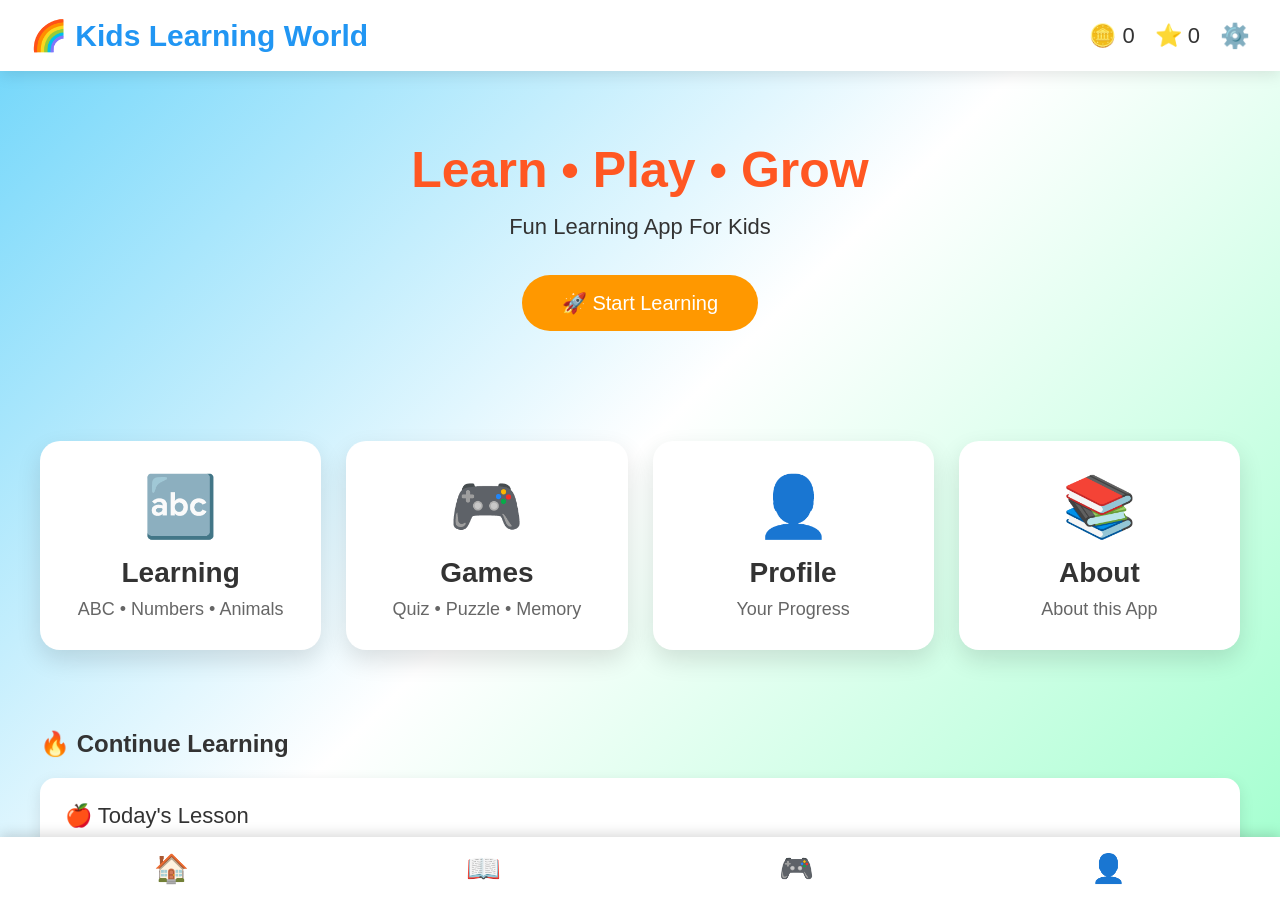
<file: index.html>
<!DOCTYPE html>
<html lang="en">

<head>

<meta charset="UTF-8">
<meta name="viewport" content="width=device-width, initial-scale=1.0">

<title>Kids Learning World</title>

<link rel="stylesheet" href="style.css">
<link rel="stylesheet" href="responsive.css">
<link rel="stylesheet" href="animation.css">

</head>

<body>

<header class="topbar">

<div class="logo">
🌈 Kids Learning World
</div>

<div class="top-icons">

<span id="coins">🪙 0</span>

<span id="stars">⭐ 0</span>

<a href="settings.html">⚙️</a>

</div>

</header>

<section class="hero">

<h1>Learn • Play • Grow</h1>

<p>Fun Learning App For Kids</p>

<button onclick="location.href='learn.html'">

🚀 Start Learning

</button>

</section>

<section class="menu">

<a href="learn.html" class="card">

<div class="emoji">🔤</div>

<h2>Learning</h2>

<p>ABC • Numbers • Animals</p>

</a>

<a href="games.html" class="card">

<div class="emoji">🎮</div>

<h2>Games</h2>

<p>Quiz • Puzzle • Memory</p>

</a>

<a href="profile.html" class="card">

<div class="emoji">👤</div>

<h2>Profile</h2>

<p>Your Progress</p>

</a>

<a href="about.html" class="card">

<div class="emoji">📚</div>

<h2>About</h2>

<p>About this App</p>

</a>

</section>

<section class="continue">

<h2>🔥 Continue Learning</h2>

<div class="lesson">

🍎 Today's Lesson

</div>

</section>

<nav class="bottom-nav">

<a href="index.html">🏠</a>

<a href="learn.html">📖</a>

<a href="games.html">🎮</a>

<a href="profile.html">👤</a>

</nav>

<script src="app.js"></script>

</body>

</html>
</file>
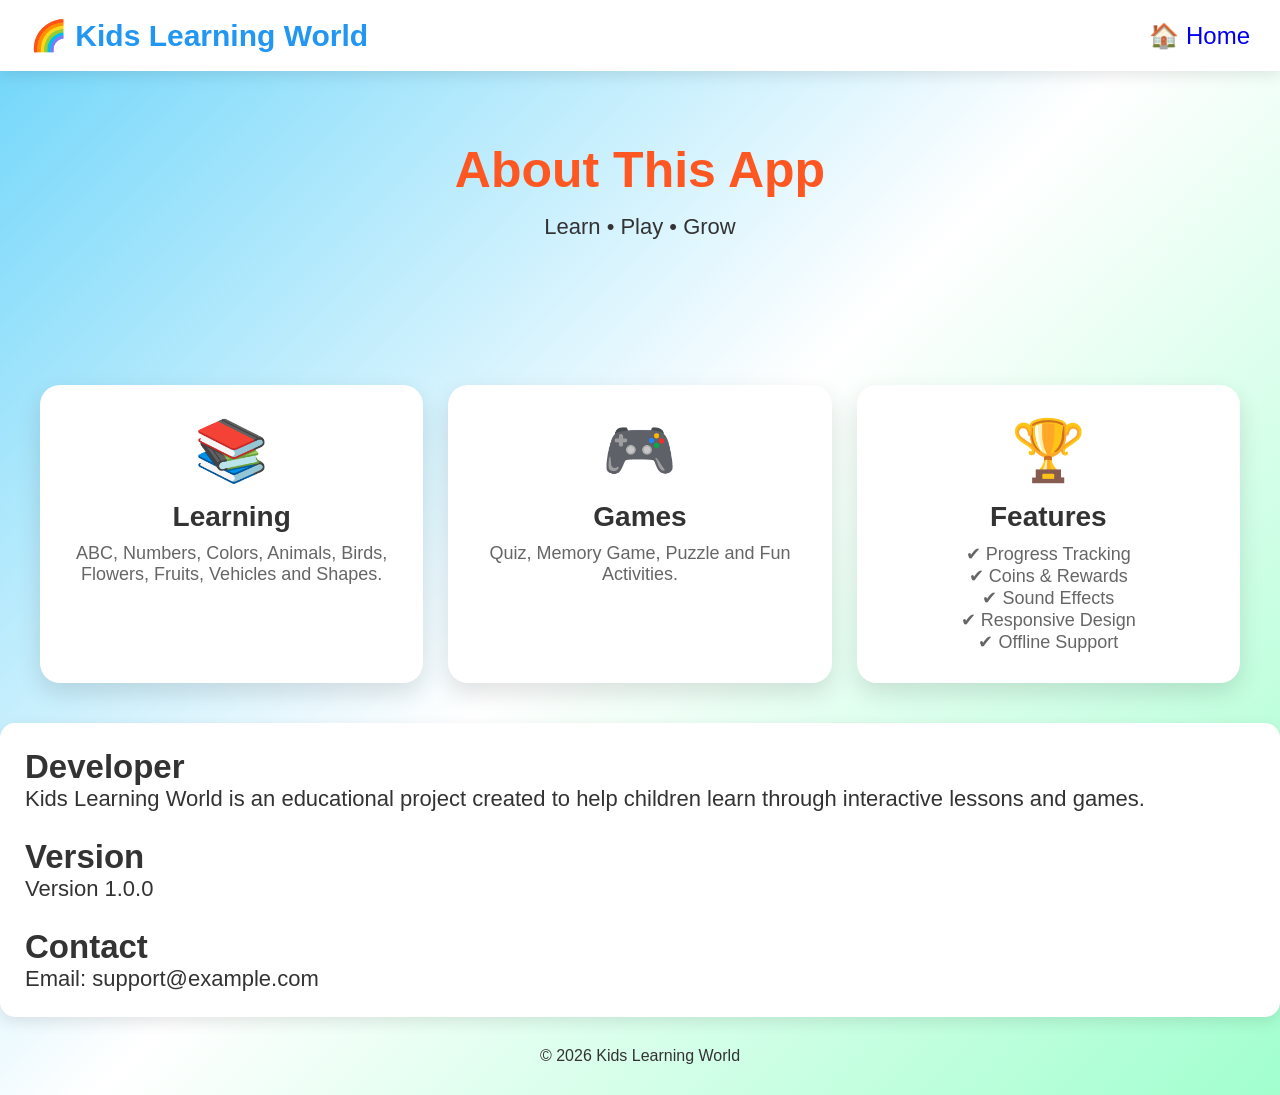
<file: about.html>
<!DOCTYPE html>
<html lang="en">

<head>

<meta charset="UTF-8">
<meta name="viewport" content="width=device-width, initial-scale=1.0">

<title>About - Kids Learning World</title>

<link rel="stylesheet" href="style.css">
<link rel="stylesheet" href="responsive.css">
<link rel="stylesheet" href="animation.css">

</head>

<body>

<header class="topbar">

<div class="logo">
🌈 Kids Learning World
</div>

<div class="top-icons">

<a href="index.html">🏠 Home</a>

</div>

</header>

<section class="hero">

<h1>About This App</h1>

<p>Learn • Play • Grow</p>

</section>

<section class="menu">

<div class="card">

<div class="emoji">📚</div>

<h2>Learning</h2>

<p>
ABC, Numbers, Colors, Animals,
Birds, Flowers, Fruits,
Vehicles and Shapes.
</p>

</div>

<div class="card">

<div class="emoji">🎮</div>

<h2>Games</h2>

<p>
Quiz, Memory Game,
Puzzle and Fun Activities.
</p>

</div>

<div class="card">

<div class="emoji">🏆</div>

<h2>Features</h2>

<p>

✔ Progress Tracking<br>
✔ Coins & Rewards<br>
✔ Sound Effects<br>
✔ Responsive Design<br>
✔ Offline Support

</p>

</div>

</section>

<section class="lesson">

<h2>Developer</h2>

<p>

Kids Learning World is an educational project created to help children learn through interactive lessons and games.

</p>

<br>

<h2>Version</h2>

<p>Version 1.0.0</p>

<br>

<h2>Contact</h2>

<p>

Email: support@example.com

</p>

</section>

<footer style="text-align:center;padding:30px;">

© 2026 Kids Learning World

</footer>

</body>

</html>
</file>
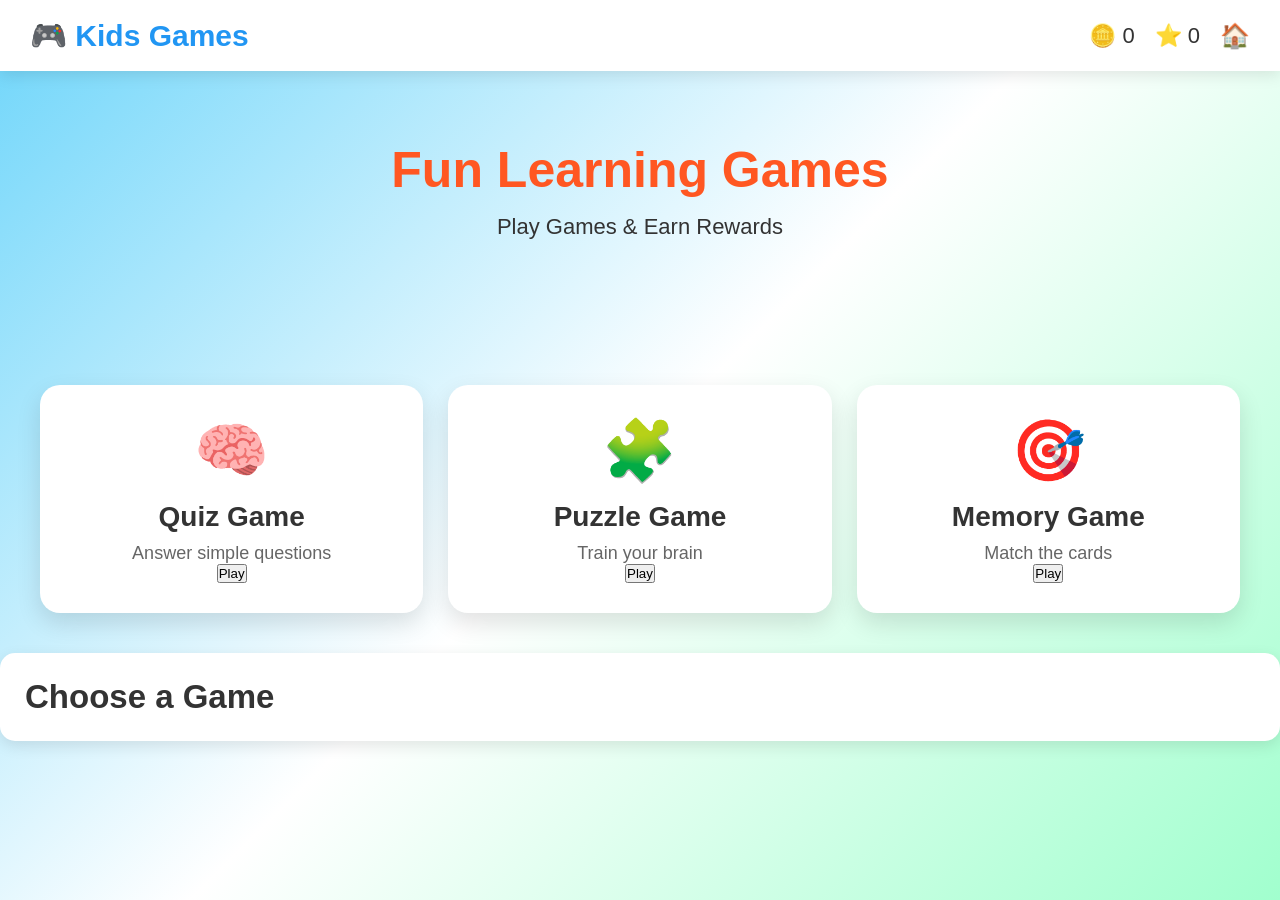
<file: games.html>
<!DOCTYPE html>
<html lang="en">
<head>
<meta charset="UTF-8">
<meta name="viewport" content="width=device-width, initial-scale=1.0">
<title>Games - Kids Learning World</title>

<link rel="stylesheet" href="style.css">
<link rel="stylesheet" href="responsive.css">
<link rel="stylesheet" href="animation.css">
</head>

<body>

<header class="topbar">
<div class="logo">🎮 Kids Games</div>

<div class="top-icons">
<span id="coins">🪙 0</span>
<span id="stars">⭐ 0</span>
<a href="index.html">🏠</a>
</div>
</header>

<section class="hero">
<h1>Fun Learning Games</h1>
<p>Play Games & Earn Rewards</p>
</section>

<section class="menu">

<div class="card">
<div class="emoji">🧠</div>
<h2>Quiz Game</h2>
<p>Answer simple questions</p>
<button onclick="startQuiz()">Play</button>
</div>

<div class="card">
<div class="emoji">🧩</div>
<h2>Puzzle Game</h2>
<p>Train your brain</p>
<button onclick="startPuzzle()">Play</button>
</div>

<div class="card">
<div class="emoji">🎯</div>
<h2>Memory Game</h2>
<p>Match the cards</p>
<button onclick="startMemory()">Play</button>
</div>

</section>

<section class="lesson">

<h2 id="question">Choose a Game</h2>

<div id="answerArea"></div>

</section>

<script>
function startQuiz(){
document.getElementById("question").innerHTML="Quiz Started!";
document.getElementById("answerArea").innerHTML="<button>A</button> <button>B</button> <button>C</button>";
}

function startPuzzle(){
document.getElementById("question").innerHTML="🧩 Puzzle Coming in Next Update";
document.getElementById("answerArea").innerHTML="";
}

function startMemory(){
document.getElementById("question").innerHTML="🎯 Memory Game Coming in Next Update";
document.getElementById("answerArea").innerHTML="";
}
</script>

<script src="game.js"></script>

</body>
</html>
</file>
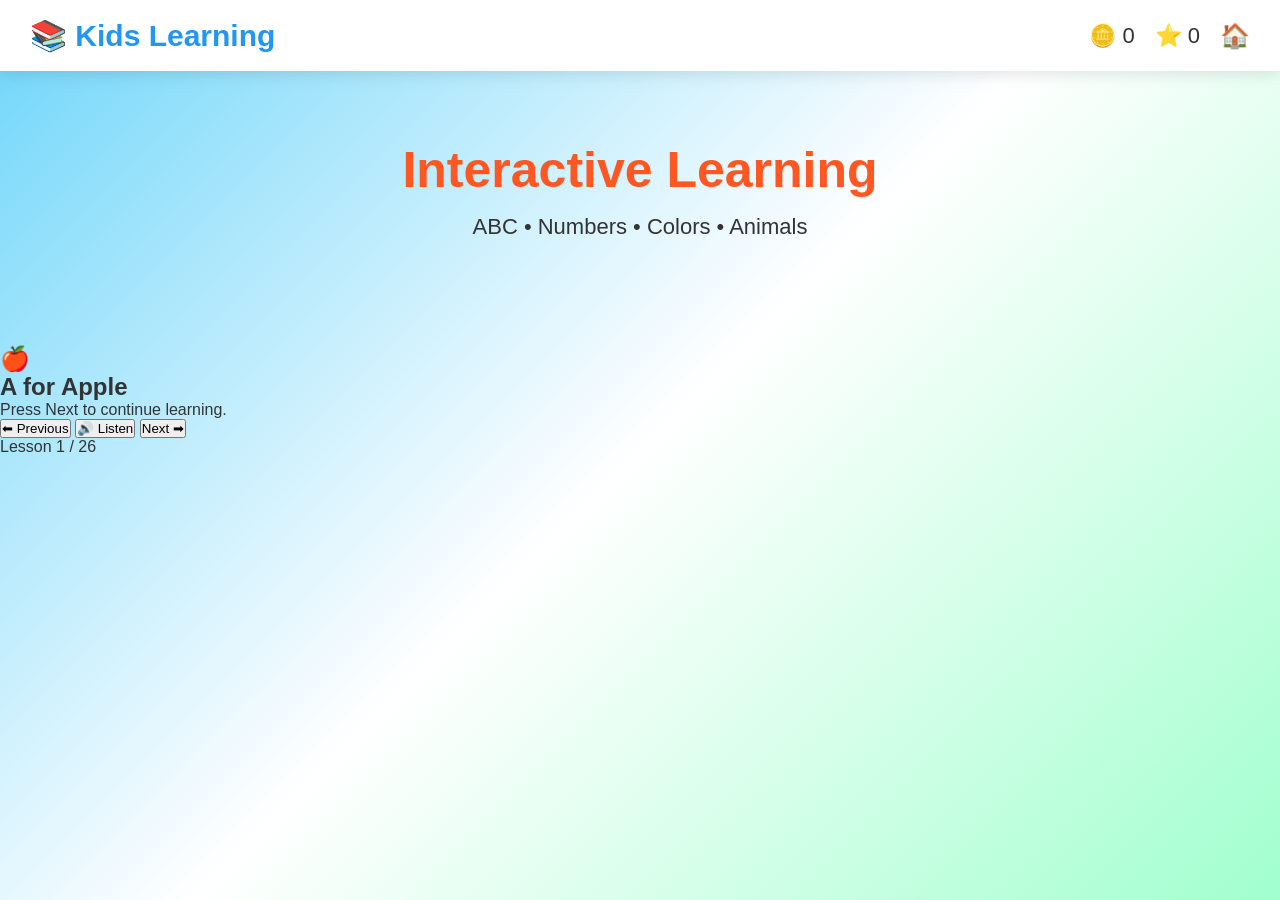
<file: learn.html>
<!DOCTYPE html>
<html lang="en">

<head>

<meta charset="UTF-8">
<meta name="viewport" content="width=device-width, initial-scale=1.0">

<title>Learn - Kids Learning World</title>

<link rel="stylesheet" href="style.css">
<link rel="stylesheet" href="responsive.css">
<link rel="stylesheet" href="animation.css">

</head>

<body>

<header class="topbar">

<div class="logo">
📚 Kids Learning
</div>

<div class="top-icons">

<span id="coins">🪙 0</span>

<span id="stars">⭐ 0</span>

<a href="index.html">🏠</a>

</div>

</header>

<section class="hero">

<h1>Interactive Learning</h1>

<p>ABC • Numbers • Colors • Animals</p>

</section>

<section class="lesson-container">

<div class="lesson-card">

<h1 id="lessonEmoji">🍎</h1>

<h2 id="lessonTitle">A for Apple</h2>

<p id="lessonDescription">
Press Next to continue learning.
</p>

<div class="lesson-buttons">

<button onclick="previousLesson()">
⬅ Previous
</button>

<button onclick="speakLesson()">
🔊 Listen
</button>

<button onclick="nextLesson()">
Next ➡
</button>

</div>

<div class="progress">

<div id="progressBar"></div>

</div>

<p id="progressText">
Lesson 1 / 26
</p>

</div>

</section>

<script src="storage.js"></script>
<script src="sound.js"></script>
<script src="app.js"></script>

</body>

</html>
</file>
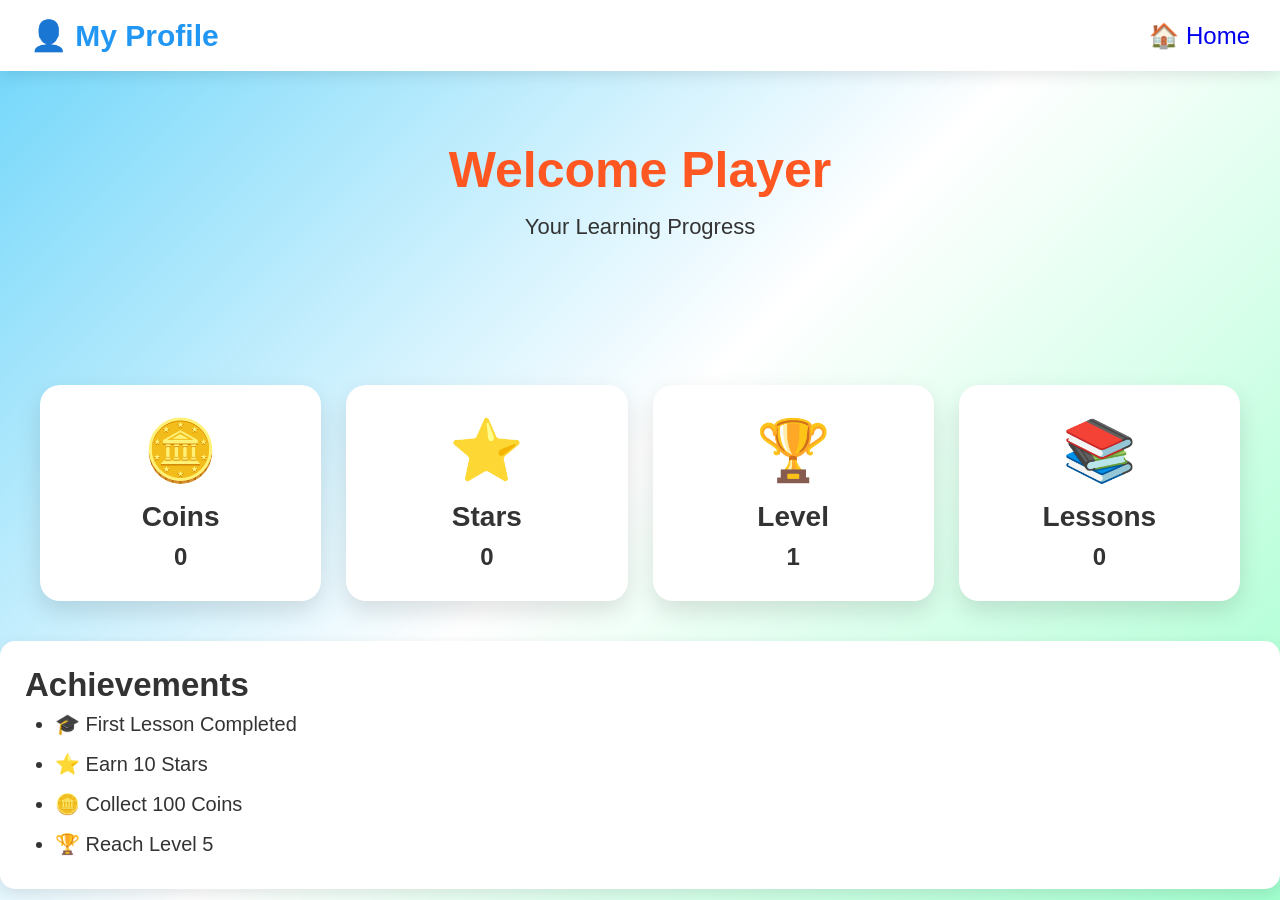
<file: profile.html>
<!DOCTYPE html>
<html lang="en">

<head>
<meta charset="UTF-8">
<meta name="viewport" content="width=device-width, initial-scale=1.0">
<title>Profile - Kids Learning World</title>

<link rel="stylesheet" href="style.css">
<link rel="stylesheet" href="responsive.css">
<link rel="stylesheet" href="animation.css">
</head>

<body>

<header class="topbar">

<div class="logo">
👤 My Profile
</div>

<div class="top-icons">
<a href="index.html">🏠 Home</a>
</div>

</header>

<section class="hero">

<h1>Welcome Player</h1>

<p>Your Learning Progress</p>

</section>

<section class="menu">

<div class="card">
<div class="emoji">🪙</div>
<h2>Coins</h2>
<h1 id="coinValue">0</h1>
</div>

<div class="card">
<div class="emoji">⭐</div>
<h2>Stars</h2>
<h1 id="starValue">0</h1>
</div>

<div class="card">
<div class="emoji">🏆</div>
<h2>Level</h2>
<h1 id="levelValue">1</h1>
</div>

<div class="card">
<div class="emoji">📚</div>
<h2>Lessons</h2>
<h1 id="lessonValue">0</h1>
</div>

</section>

<section class="lesson">

<h2>Achievements</h2>

<ul style="font-size:20px;line-height:40px;padding-left:30px;">

<li>🎓 First Lesson Completed</li>

<li>⭐ Earn 10 Stars</li>

<li>🪙 Collect 100 Coins</li>

<li>🏆 Reach Level 5</li>

</ul>

</section>

<script>

let data=JSON.parse(localStorage.getItem("kids_learning_world"));

if(data){

document.getElementById("coinValue").innerHTML=data.coins;

document.getElementById("starValue").innerHTML=data.stars;

document.getElementById("levelValue").innerHTML=data.level;

document.getElementById("lessonValue").innerHTML=data.lesson;

}

</script>

</body>

</html>
</file>
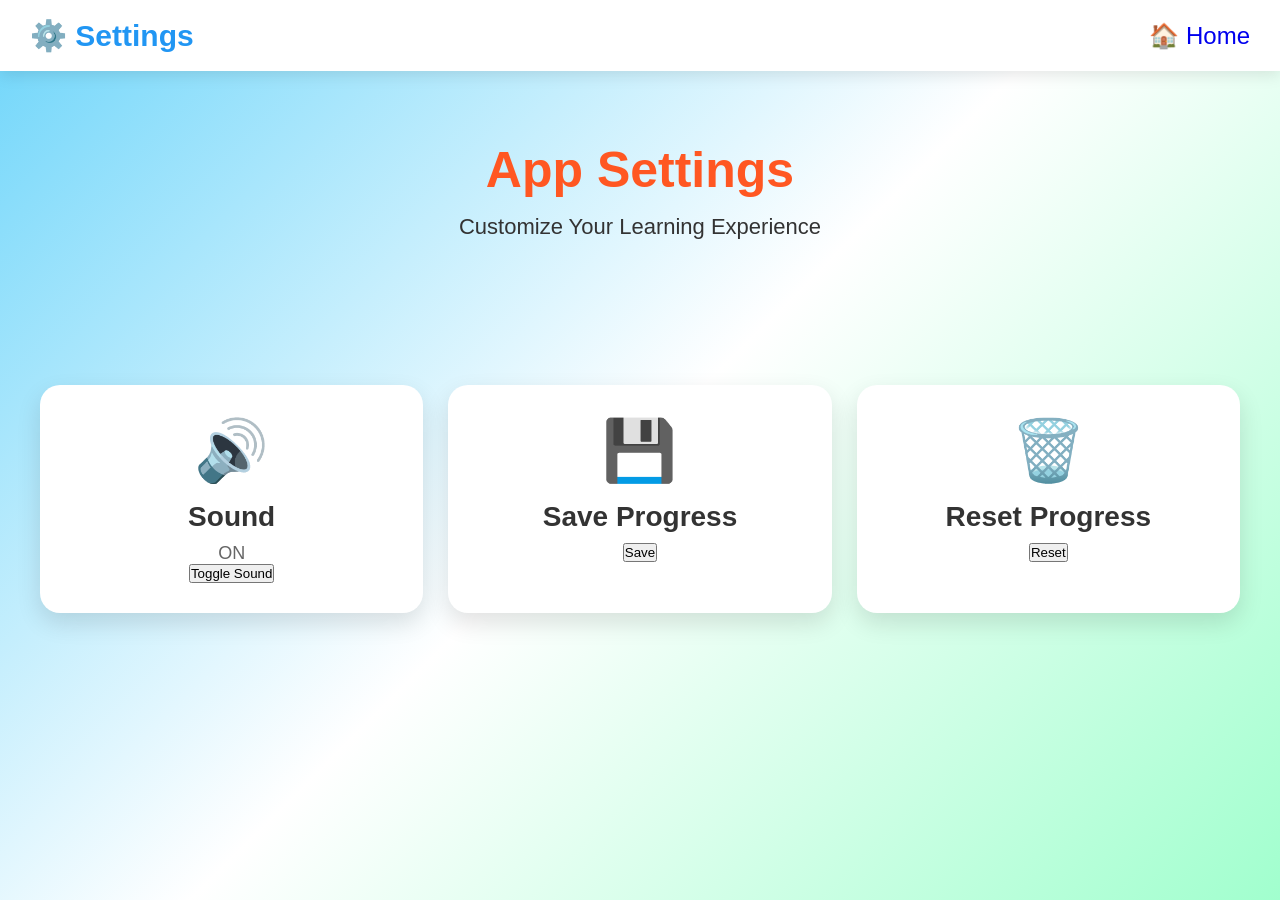
<file: settings.html>
<!DOCTYPE html>
<html lang="en">

<head>

<meta charset="UTF-8">
<meta name="viewport" content="width=device-width, initial-scale=1.0">

<title>Settings - Kids Learning World</title>

<link rel="stylesheet" href="style.css">
<link rel="stylesheet" href="responsive.css">
<link rel="stylesheet" href="animation.css">

</head>

<body>

<header class="topbar">

<div class="logo">
⚙️ Settings
</div>

<div class="top-icons">

<a href="index.html">🏠 Home</a>

</div>

</header>

<section class="hero">

<h1>App Settings</h1>

<p>Customize Your Learning Experience</p>

</section>

<section class="menu">

<div class="card">

<div class="emoji">🔊</div>

<h2>Sound</h2>

<p id="soundStatus">ON</p>

<button onclick="toggleSound()">
Toggle Sound
</button>

</div>

<div class="card">

<div class="emoji">💾</div>

<h2>Save Progress</h2>

<button onclick="saveProgress()">
Save
</button>

</div>

<div class="card">

<div class="emoji">🗑️</div>

<h2>Reset Progress</h2>

<button onclick="resetProgress()">
Reset
</button>

</div>

</section>

<script>

function toggleSound(){

let value=localStorage.getItem("sound");

if(value=="off"){

localStorage.setItem("sound","on");

document.getElementById("soundStatus").innerHTML="ON";

}else{

localStorage.setItem("sound","off");

document.getElementById("soundStatus").innerHTML="OFF";

}

}

function saveProgress(){

alert("✅ Progress Saved");

}

function resetProgress(){

if(confirm("Reset all progress?")){

localStorage.clear();

alert("Progress Reset");

location.reload();

}

}

window.onload=function(){

let value=localStorage.getItem("sound");

if(value=="off"){

document.getElementById("soundStatus").innerHTML="OFF";

}else{

document.getElementById("soundStatus").innerHTML="ON";

}

}

</script>

</body>

</html>
</file>
<file: style.css>
/* ===========================
   Kids Learning World
   Premium Style
=========================== */

*{
margin:0;
padding:0;
box-sizing:border-box;
font-family:Arial,Helvetica,sans-serif;
}

body{

background:linear-gradient(135deg,#6dd5fa,#ffffff,#a1ffce);

min-height:100vh;

color:#333;

}

/* ================= Header ================= */

.topbar{

display:flex;

justify-content:space-between;

align-items:center;

padding:18px 30px;

background:#ffffff;

box-shadow:0 4px 15px rgba(0,0,0,.1);

position:sticky;

top:0;

z-index:1000;

}

.logo{

font-size:30px;

font-weight:bold;

color:#2196F3;

}

.top-icons{

display:flex;

gap:20px;

align-items:center;

font-size:22px;

}

.top-icons a{

text-decoration:none;

font-size:24px;

}

/* ================= Hero ================= */

.hero{

text-align:center;

padding:70px 20px;

}

.hero h1{

font-size:50px;

margin-bottom:15px;

color:#ff5722;

}

.hero p{

font-size:22px;

margin-bottom:35px;

}

.hero button{

background:#ff9800;

color:#fff;

border:none;

padding:16px 40px;

border-radius:50px;

font-size:20px;

cursor:pointer;

transition:.3s;

}

.hero button:hover{

transform:scale(1.08);

background:#ff6f00;

}

/* ================= Cards ================= */

.menu{

display:grid;

grid-template-columns:repeat(auto-fit,minmax(230px,1fr));

gap:25px;

padding:40px;

}

.card{

background:#fff;

border-radius:20px;

padding:30px;

text-align:center;

text-decoration:none;

color:#333;

box-shadow:0 10px 25px rgba(0,0,0,.12);

transition:.3s;

}

.card:hover{

transform:translateY(-10px);

}

.card .emoji{

font-size:60px;

margin-bottom:15px;

}

.card h2{

margin-bottom:10px;

font-size:28px;

}

.card p{

font-size:18px;

color:#666;

}

/* ================= Continue ================= */

.continue{

padding:40px;

}

.continue h2{

margin-bottom:20px;

}

.lesson{

background:#fff;

padding:25px;

border-radius:15px;

box-shadow:0 5px 15px rgba(0,0,0,.1);

font-size:22px;

}

/* ================= Bottom Navigation ================= */

.bottom-nav{

position:fixed;

bottom:0;

left:0;

width:100%;

display:flex;

justify-content:space-around;

background:#ffffff;

padding:15px;

box-shadow:0 -3px 12px rgba(0,0,0,.15);

}

.bottom-nav a{

text-decoration:none;

font-size:28px;

transition:.3s;

}

.bottom-nav a:hover{

transform:scale(1.2);

}
</file>
<file: responsive.css>
/* ==========================
   Responsive Design
========================== */

@media (max-width:1024px){

.menu{

grid-template-columns:repeat(2,1fr);

padding:30px;

}

.hero h1{

font-size:40px;

}

}

/* Tablet */

@media (max-width:768px){

.topbar{

padding:15px;

flex-direction:column;

gap:10px;

}

.logo{

font-size:24px;

}

.hero{

padding:50px 20px;

}

.hero h1{

font-size:34px;

}

.hero p{

font-size:18px;

}

.menu{

grid-template-columns:1fr;

padding:20px;

gap:20px;

}

.card{

padding:25px;

}

.card h2{

font-size:24px;

}

.card p{

font-size:16px;

}

.bottom-nav a{

font-size:24px;

}

}

/* Mobile */

@media (max-width:480px){

.hero{

padding:40px 15px;

}

.hero h1{

font-size:28px;

}

.hero p{

font-size:16px;

}

.hero button{

width:100%;

font-size:18px;

padding:14px;

}

.card{

padding:20px;

}

.card .emoji{

font-size:48px;

}

.lesson{

font-size:18px;

padding:18px;

}

.top-icons{

font-size:18px;

gap:12px;

}

.bottom-nav{

padding:12px;

}

.bottom-nav a{

font-size:22px;

}

}
</file>
<file: animation.css>
/* ==========================
   Premium Animations
========================== */

@keyframes fadeIn{

0%{
opacity:0;
}

100%{
opacity:1;
}

}

@keyframes slideUp{

0%{

opacity:0;

transform:translateY(50px);

}

100%{

opacity:1;

transform:translateY(0);

}

}

@keyframes zoomIn{

0%{

transform:scale(.7);

opacity:0;

}

100%{

transform:scale(1);

opacity:1;

}

}

@keyframes bounce{

0%,100%{

transform:translateY(0);

}

50%{

transform:translateY(-10px);

}

}

@keyframes float{

0%{

transform:translateY(0);

}

50%{

transform:translateY(-8px);

}

100%{

transform:translateY(0);

}

}

@keyframes rotate{

0%{

transform:rotate(0deg);

}

100%{

transform:rotate(360deg);

}

}

/* ==========================
   Apply Animation
========================== */

body{

animation:fadeIn .8s ease;

}

.hero{

animation:slideUp .8s ease;

}

.card{

animation:zoomIn .8s ease;

transition:.3s;

}

.card:hover{

transform:translateY(-8px) scale(1.03);

}

.emoji{

display:inline-block;

animation:float 2s infinite;

}

.logo{

display:inline-block;

animation:bounce 2s infinite;

}

.hero button{

transition:.3s;

}

.hero button:hover{

transform:scale(1.08);

}

.top-icons span{

display:inline-block;

animation:float 3s infinite;

}

.bottom-nav a{

transition:.3s;

}

.bottom-nav a:hover{

transform:scale(1.25);

}

.lesson{

animation:slideUp 1s ease;

}
</file>
